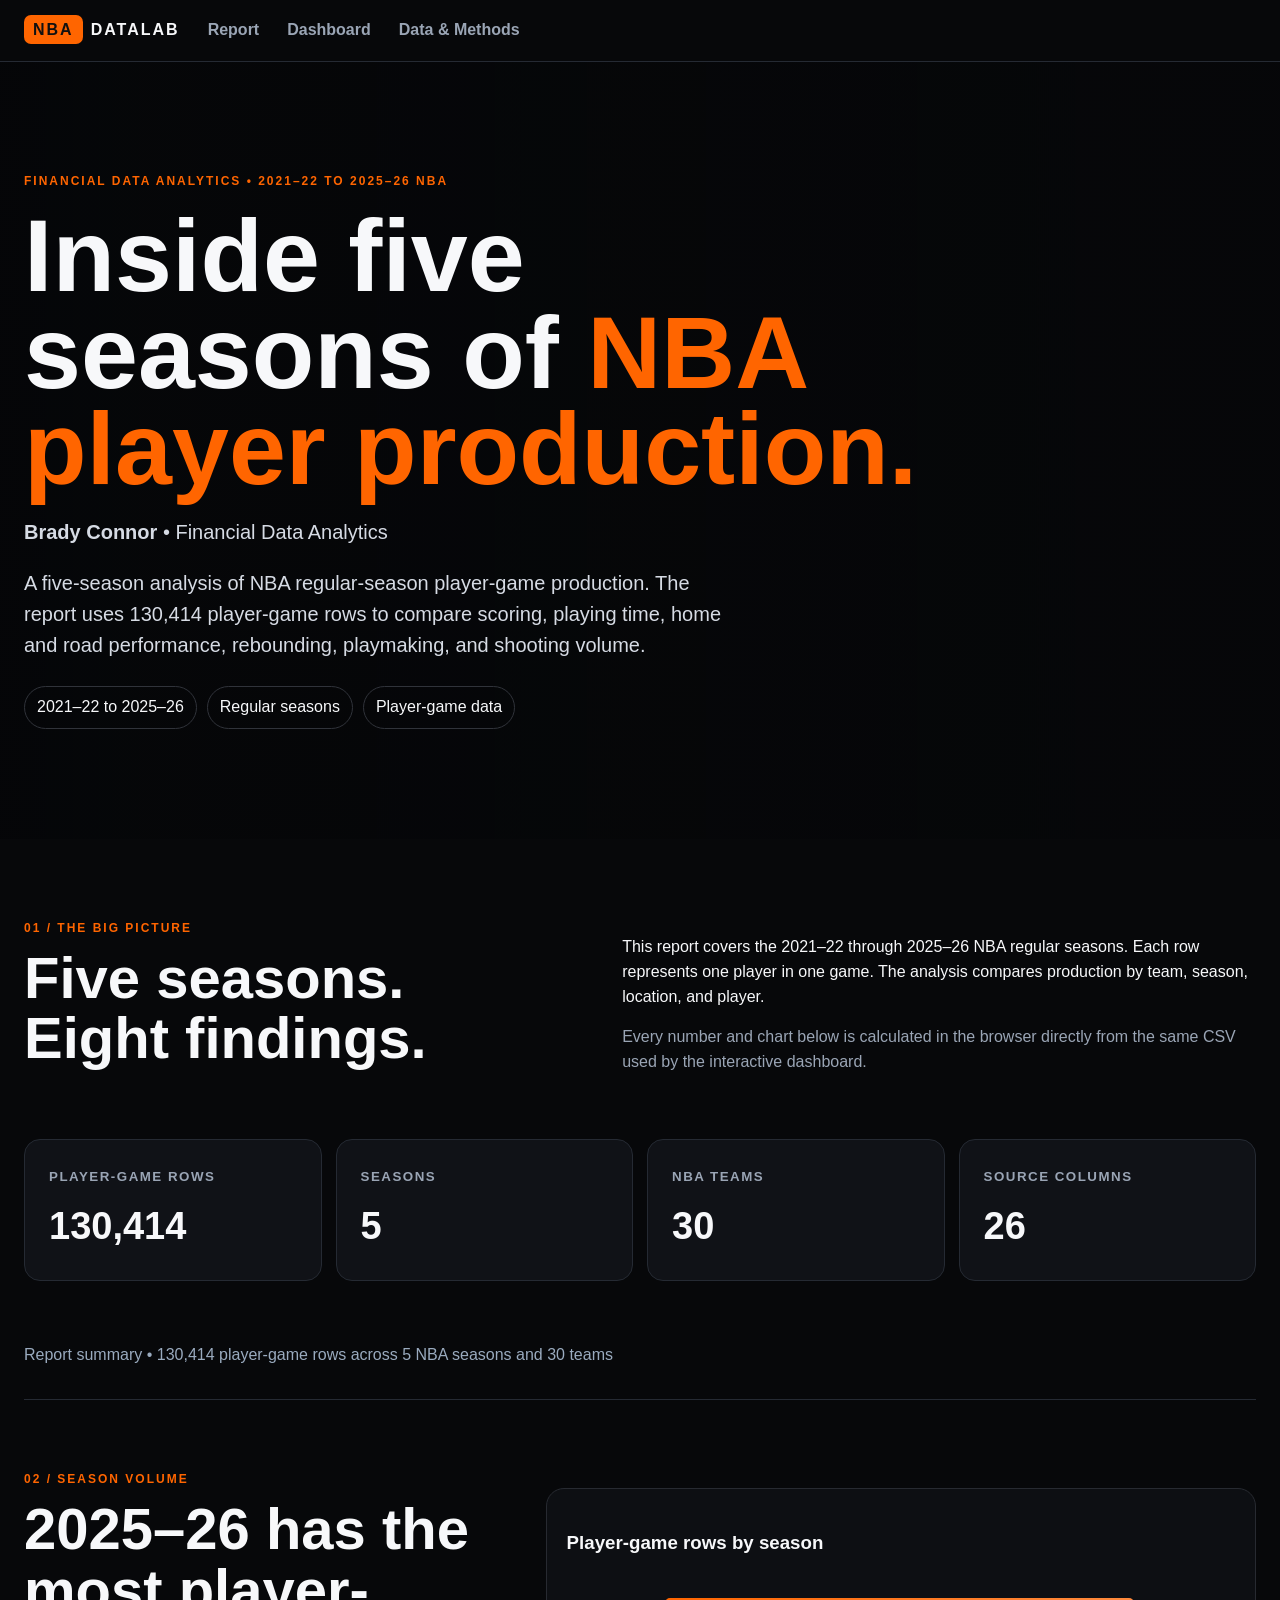
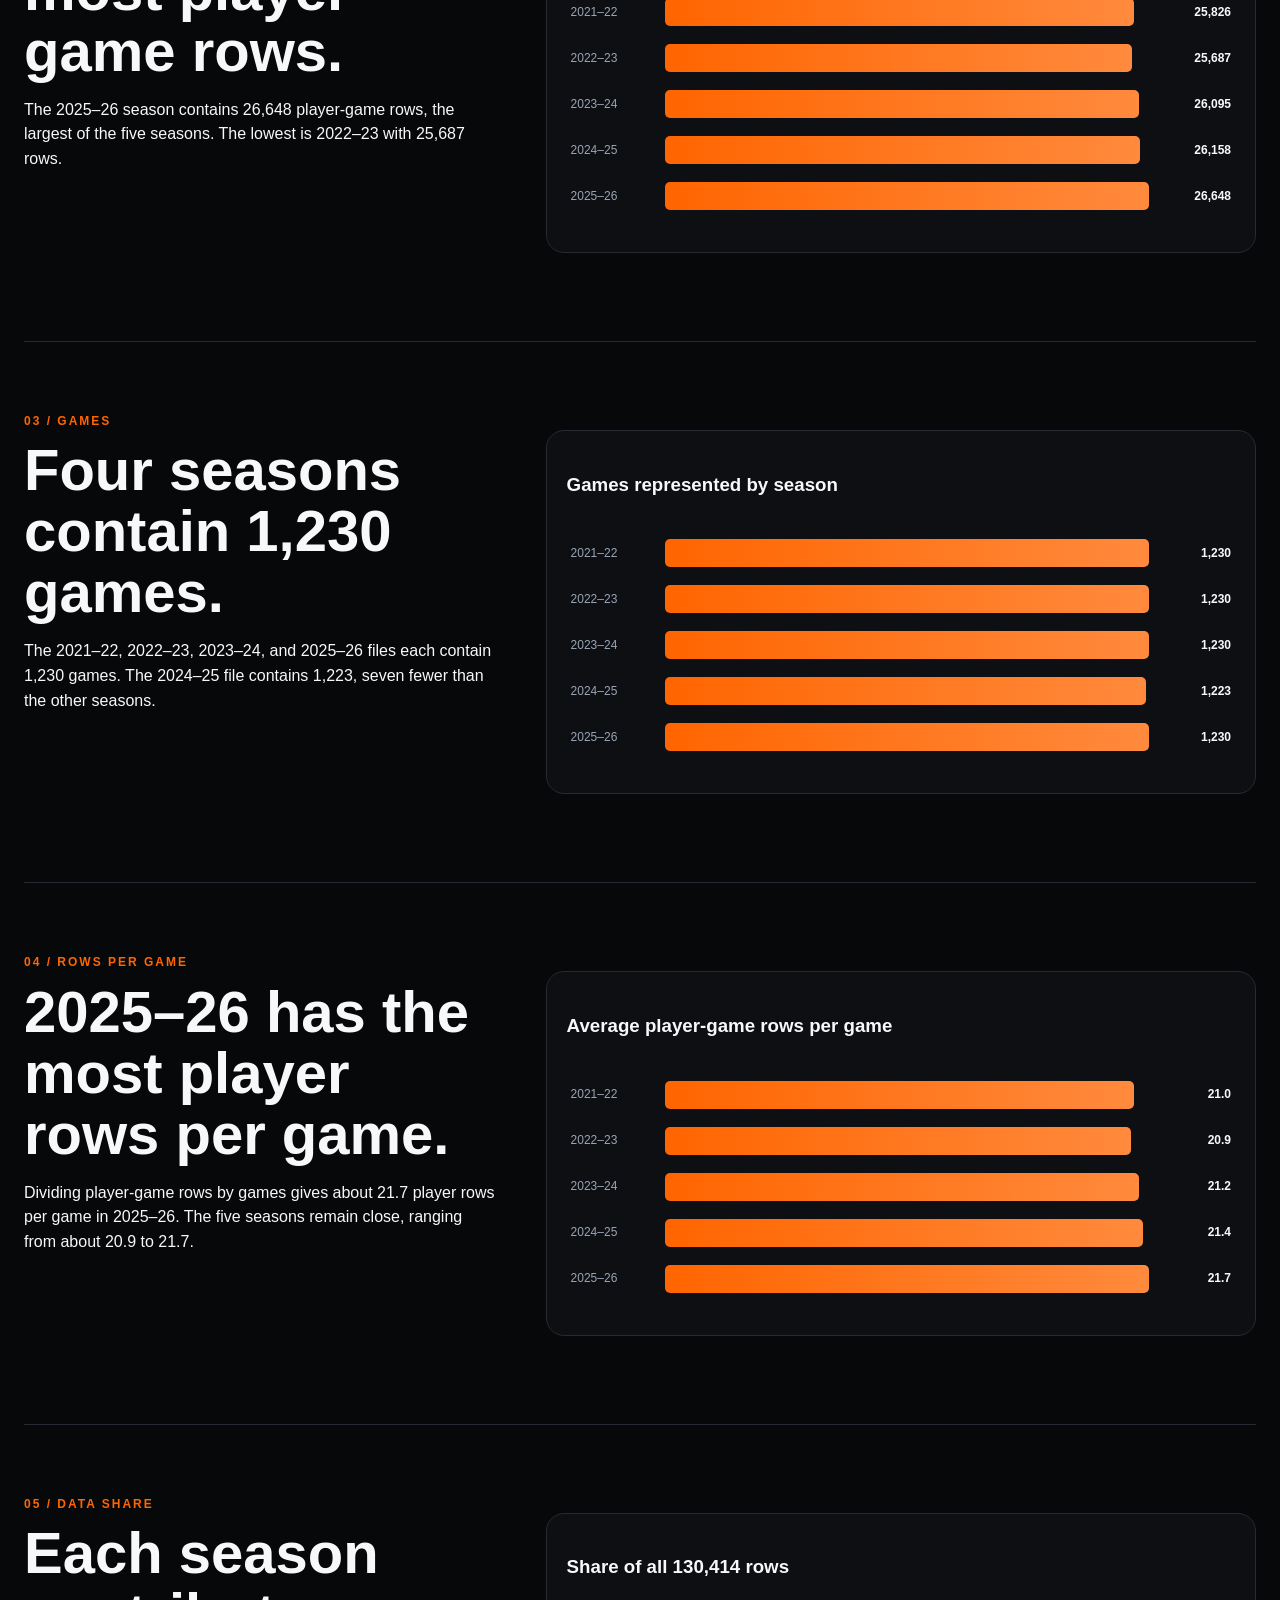
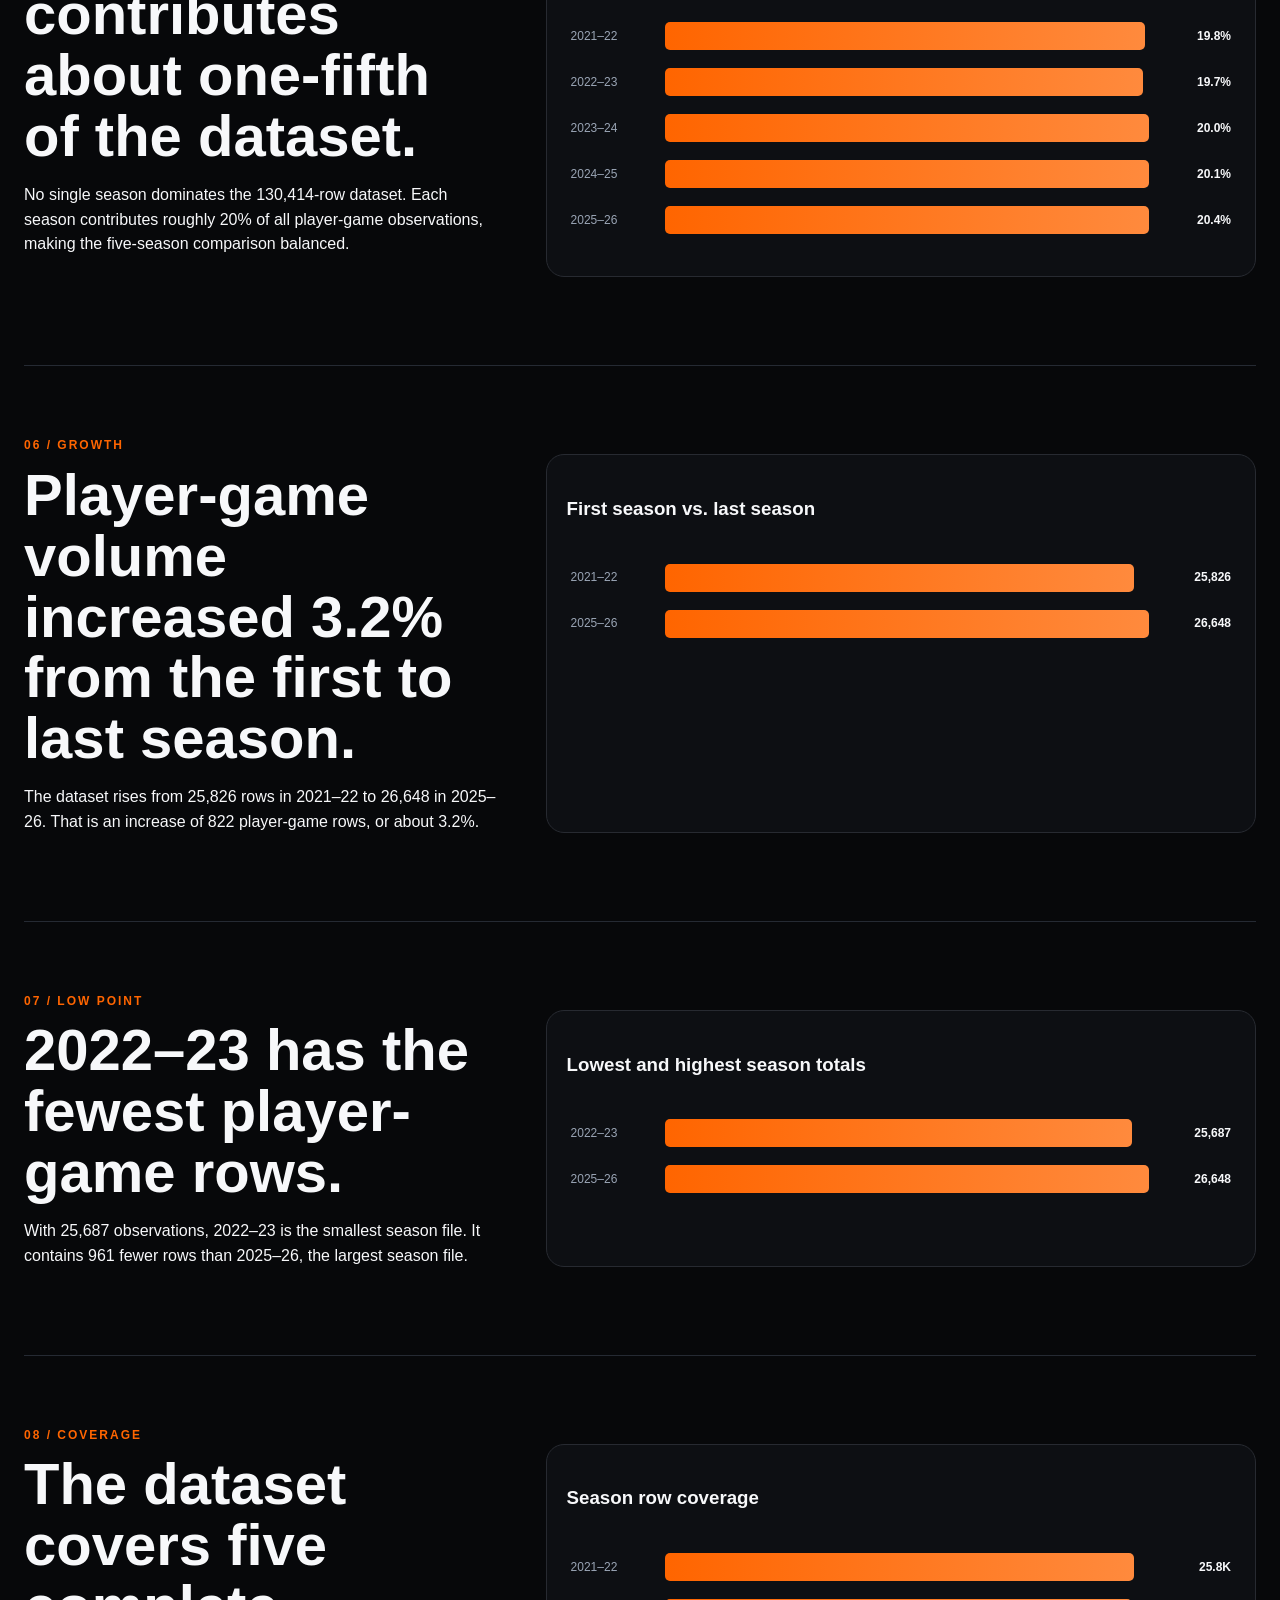
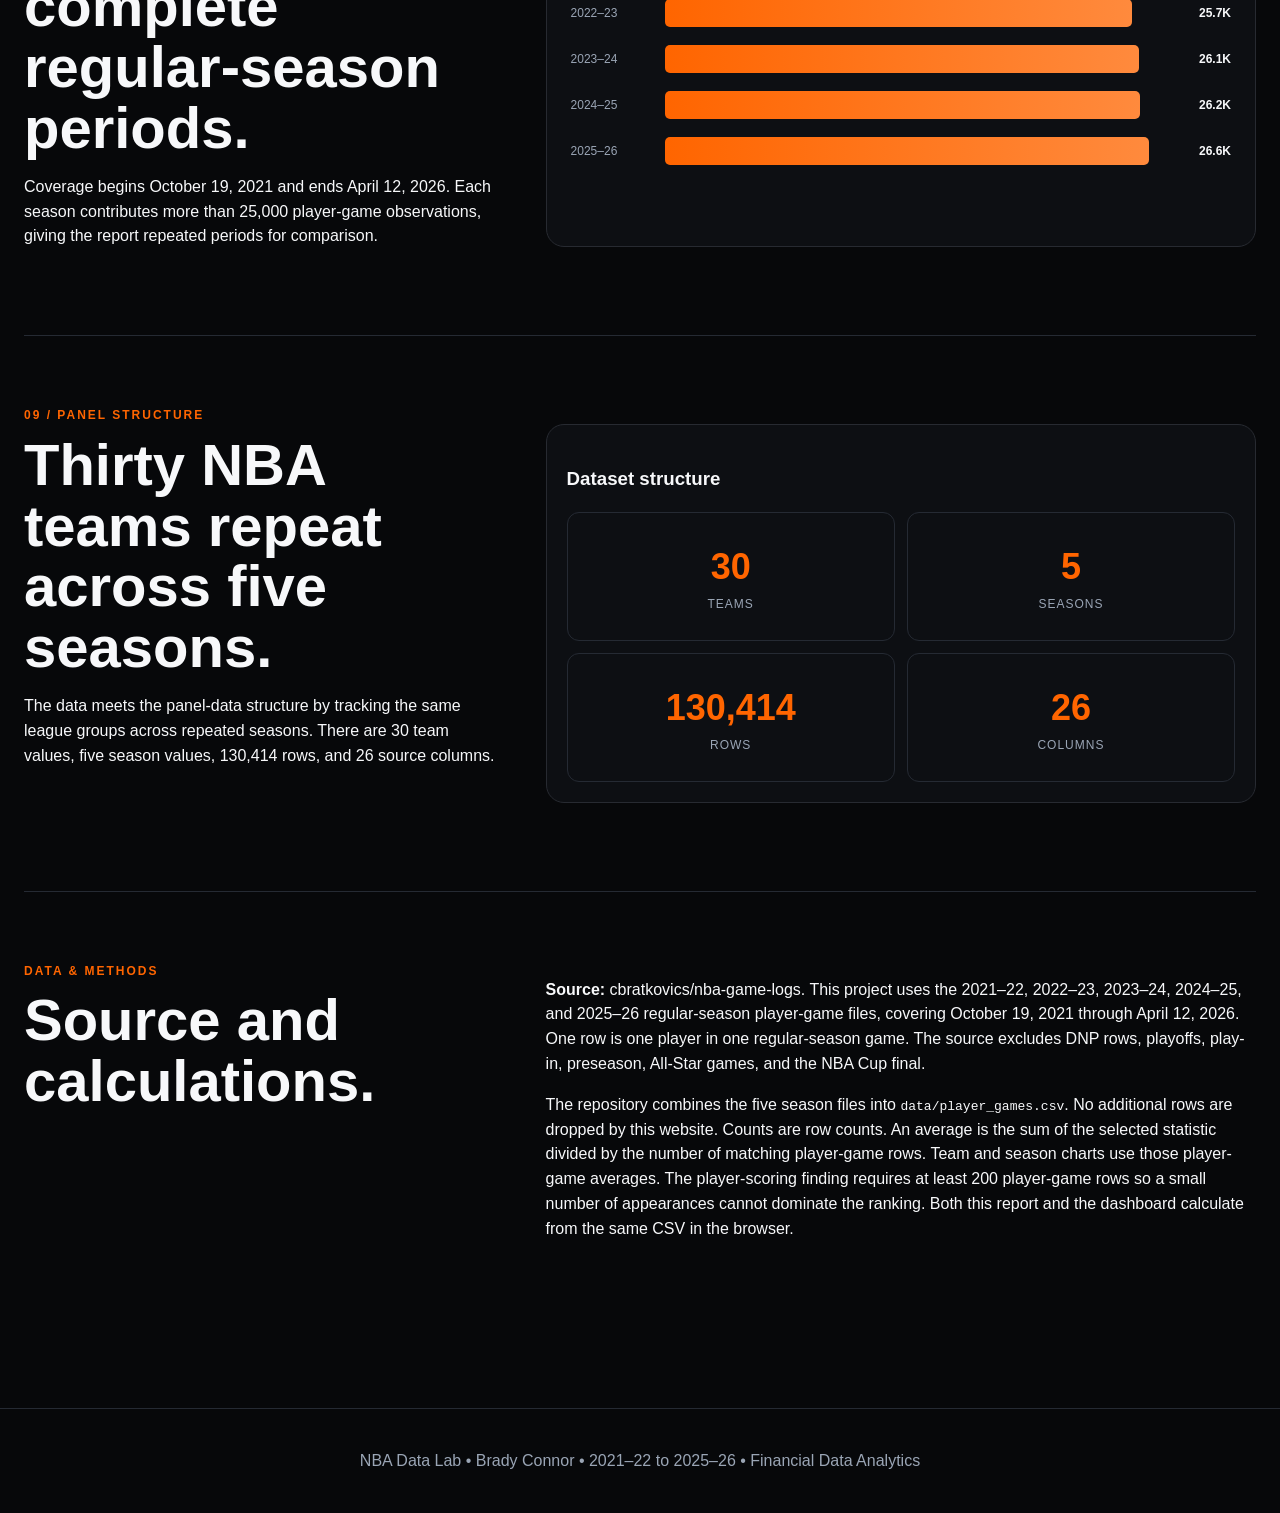
<file: index.html>
<!doctype html>
<html>
<head>
<meta charset="utf-8"><meta name="viewport" content="width=device-width,initial-scale=1">
<title>NBA 5-Year Data Lab</title>
<link rel="stylesheet" href="styles.css">

</head>
<body>
<nav><div class="brand"><b>NBA</b>DATALAB</div><a href="index.html">Report</a><a href="dashboard.html">Dashboard</a><a href="#methods">Data & Methods</a></nav>

<header class="hero"><div class="heroShade">
<div class="eyebrow">FINANCIAL DATA ANALYTICS • 2021–22 TO 2025–26 NBA</div>
<h1>Inside five seasons of <span>NBA player production.</span></h1>
<p><strong>Brady Connor</strong> • Financial Data Analytics</p>
<p>A five-season analysis of NBA regular-season player-game production. The report uses 130,414 player-game rows to compare scoring, playing time, home and road performance, rebounding, playmaking, and shooting volume.</p>
<div class="pills"><i>2021–22 to 2025–26</i><i>Regular seasons</i><i>Player-game data</i></div>
</div></header>

<main class="wrap">
<section class="intro"><div><div class="eyebrow">01 / THE BIG PICTURE</div><h2>Five seasons. Eight findings.</h2></div><div>
<p>This report covers the 2021–22 through 2025–26 NBA regular seasons. Each row represents one player in one game. The analysis compares production by team, season, location, and player.</p>
<p class="muted">Every number and chart below is calculated in the browser directly from the same CSV used by the interactive dashboard.</p>
</div></section>

<section class="cards"><div class="card"><small>PLAYER-GAME ROWS</small><strong id="rRows">130,414</strong></div><div class="card"><small>SEASONS</small><strong>5</strong></div><div class="card"><small>NBA TEAMS</small><strong>30</strong></div><div class="card"><small>SOURCE COLUMNS</small><strong>26</strong></div></section>
<div class="status">Report summary • 130,414 player-game rows across 5 NBA seasons and 30 teams</div>

<section class="finding"><div><div class="eyebrow">02 / SEASON VOLUME</div><h2>2025–26 has the most player-game rows.</h2><p>The 2025–26 season contains 26,648 player-game rows, the largest of the five seasons. The lowest is 2022–23 with 25,687 rows.</p></div><div class="chartbox"><h3>Player-game rows by season</h3><div class="staticbars"><div><span>2021–22</span><i style="width:96.9%"></i><b>25,826</b></div><div><span>2022–23</span><i style="width:96.4%"></i><b>25,687</b></div><div><span>2023–24</span><i style="width:97.9%"></i><b>26,095</b></div><div><span>2024–25</span><i style="width:98.2%"></i><b>26,158</b></div><div><span>2025–26</span><i style="width:100%"></i><b>26,648</b></div></div></div></section>
<section class="finding"><div><div class="eyebrow">03 / GAMES</div><h2>Four seasons contain 1,230 games.</h2><p>The 2021–22, 2022–23, 2023–24, and 2025–26 files each contain 1,230 games. The 2024–25 file contains 1,223, seven fewer than the other seasons.</p></div><div class="chartbox"><h3>Games represented by season</h3><div class="staticbars"><div><span>2021–22</span><i style="width:100%"></i><b>1,230</b></div><div><span>2022–23</span><i style="width:100%"></i><b>1,230</b></div><div><span>2023–24</span><i style="width:100%"></i><b>1,230</b></div><div><span>2024–25</span><i style="width:99.4%"></i><b>1,223</b></div><div><span>2025–26</span><i style="width:100%"></i><b>1,230</b></div></div></div></section>
<section class="finding"><div><div class="eyebrow">04 / ROWS PER GAME</div><h2>2025–26 has the most player rows per game.</h2><p>Dividing player-game rows by games gives about 21.7 player rows per game in 2025–26. The five seasons remain close, ranging from about 20.9 to 21.7.</p></div><div class="chartbox"><h3>Average player-game rows per game</h3><div class="staticbars"><div><span>2021–22</span><i style="width:96.9%"></i><b>21.0</b></div><div><span>2022–23</span><i style="width:96.3%"></i><b>20.9</b></div><div><span>2023–24</span><i style="width:98.0%"></i><b>21.2</b></div><div><span>2024–25</span><i style="width:98.7%"></i><b>21.4</b></div><div><span>2025–26</span><i style="width:100%"></i><b>21.7</b></div></div></div></section>
<section class="finding"><div><div class="eyebrow">05 / DATA SHARE</div><h2>Each season contributes about one-fifth of the dataset.</h2><p>No single season dominates the 130,414-row dataset. Each season contributes roughly 20% of all player-game observations, making the five-season comparison balanced.</p></div><div class="chartbox"><h3>Share of all 130,414 rows</h3><div class="staticbars"><div><span>2021–22</span><i style="width:99.2%"></i><b>19.8%</b></div><div><span>2022–23</span><i style="width:98.8%"></i><b>19.7%</b></div><div><span>2023–24</span><i style="width:100%"></i><b>20.0%</b></div><div><span>2024–25</span><i style="width:100%"></i><b>20.1%</b></div><div><span>2025–26</span><i style="width:100%"></i><b>20.4%</b></div></div></div></section>
<section class="finding"><div><div class="eyebrow">06 / GROWTH</div><h2>Player-game volume increased 3.2% from the first to last season.</h2><p>The dataset rises from 25,826 rows in 2021–22 to 26,648 in 2025–26. That is an increase of 822 player-game rows, or about 3.2%.</p></div><div class="chartbox"><h3>First season vs. last season</h3><div class="staticbars"><div><span>2021–22</span><i style="width:96.9%"></i><b>25,826</b></div><div><span>2025–26</span><i style="width:100%"></i><b>26,648</b></div></div></div></section>
<section class="finding"><div><div class="eyebrow">07 / LOW POINT</div><h2>2022–23 has the fewest player-game rows.</h2><p>With 25,687 observations, 2022–23 is the smallest season file. It contains 961 fewer rows than 2025–26, the largest season file.</p></div><div class="chartbox"><h3>Lowest and highest season totals</h3><div class="staticbars"><div><span>2022–23</span><i style="width:96.4%"></i><b>25,687</b></div><div><span>2025–26</span><i style="width:100%"></i><b>26,648</b></div></div></div></section>
<section class="finding"><div><div class="eyebrow">08 / COVERAGE</div><h2>The dataset covers five complete regular-season periods.</h2><p>Coverage begins October 19, 2021 and ends April 12, 2026. Each season contributes more than 25,000 player-game observations, giving the report repeated periods for comparison.</p></div><div class="chartbox"><h3>Season row coverage</h3><div class="staticbars"><div><span>2021–22</span><i style="width:96.9%"></i><b>25.8K</b></div><div><span>2022–23</span><i style="width:96.4%"></i><b>25.7K</b></div><div><span>2023–24</span><i style="width:97.9%"></i><b>26.1K</b></div><div><span>2024–25</span><i style="width:98.2%"></i><b>26.2K</b></div><div><span>2025–26</span><i style="width:100%"></i><b>26.6K</b></div></div></div></section>
<section class="finding"><div><div class="eyebrow">09 / PANEL STRUCTURE</div><h2>Thirty NBA teams repeat across five seasons.</h2><p>The data meets the panel-data structure by tracking the same league groups across repeated seasons. There are 30 team values, five season values, 130,414 rows, and 26 source columns.</p></div><div class="chartbox"><h3>Dataset structure</h3><div class="metricgrid"><div><strong>30</strong><span>Teams</span></div><div><strong>5</strong><span>Seasons</span></div><div><strong>130,414</strong><span>Rows</span></div><div><strong>26</strong><span>Columns</span></div></div></div></section>
<section id="methods" class="finding"><div><div class="eyebrow">DATA & METHODS</div><h2>Source and calculations.</h2></div><div>
<p><strong>Source:</strong> cbratkovics/nba-game-logs. This project uses the 2021–22, 2022–23, 2023–24, 2024–25, and 2025–26 regular-season player-game files, covering October 19, 2021 through April 12, 2026. One row is one player in one regular-season game. The source excludes DNP rows, playoffs, play-in, preseason, All-Star games, and the NBA Cup final.</p>
<p>The repository combines the five season files into <code>data/player_games.csv</code>. No additional rows are dropped by this website. Counts are row counts. An average is the sum of the selected statistic divided by the number of matching player-game rows. Team and season charts use those player-game averages. The player-scoring finding requires at least 200 player-game rows so a small number of appearances cannot dominate the ranking. Both this report and the dashboard calculate from the same CSV in the browser.</p>
</div></section>
</main>
<footer>NBA Data Lab • Brady Connor • 2021–22 to 2025–26 • Financial Data Analytics</footer>

</body></html>
</file>
<file: styles.css>
:root{--bg:#07080a;--panel:#101217;--line:#252a33;--text:#f7f8fa;--muted:#9aa5b5;--accent:#ff6500}*{box-sizing:border-box}html{scroll-behavior:smooth}body{margin:0;background:var(--bg);color:var(--text);font-family:Inter,Arial,sans-serif;line-height:1.55}nav{position:sticky;top:0;z-index:5;background:#08090beF;border-bottom:1px solid var(--line);display:flex;align-items:center;gap:28px;padding:18px max(24px,calc((100% - 1280px)/2))}.brand{font-weight:900;letter-spacing:2px}.brand b{background:var(--accent);color:#111;padding:6px 9px;border-radius:7px;margin-right:8px}nav a{color:var(--muted);text-decoration:none;font-weight:700}nav a:hover{color:#fff}.hero{min-height:72vh;padding:110px max(24px,calc((100% - 1280px)/2));display:flex;align-items:end;background:linear-gradient(90deg,rgba(0,0,0,.92),rgba(0,0,0,.48)),url('https://cdn.nba.com/manage/2021/08/GettyImages-1231028454-scaled.jpg') center/cover}.eyebrow{color:var(--accent);font-weight:900;letter-spacing:2px;font-size:12px}.hero h1{font-size:clamp(52px,8vw,105px);line-height:.94;max-width:1050px;margin:18px 0}.accent{color:var(--accent)}.hero p{font-size:20px;color:#d6dbe4;max-width:720px}.wrap{max-width:1280px;margin:auto;padding:80px 24px}.intro{display:grid;grid-template-columns:1fr 1.2fr;gap:70px}.intro h2,.finding h2{font-size:clamp(34px,5vw,58px);line-height:1.05;margin:10px 0}.muted{color:var(--muted)}.cards{display:grid;grid-template-columns:repeat(4,1fr);gap:14px;margin:48px 0}.card,.chartbox,.filters,.tablebox{background:var(--panel);border:1px solid var(--line);border-radius:16px;padding:24px}.card small{color:var(--muted);font-weight:800;letter-spacing:1.5px}.card strong{display:block;font-size:38px;margin-top:8px}.finding{display:grid;grid-template-columns:.8fr 1.2fr;gap:48px;padding:70px 0;border-top:1px solid var(--line)}.chart{min-height:320px}.bars{height:280px;display:flex;align-items:end;gap:10px;padding:18px 6px 36px}.barcol{flex:1;text-align:center;min-width:0}.bar{background:linear-gradient(#ff8a3d,#ff6500);border-radius:7px 7px 2px 2px;min-height:3px;position:relative}.bar span{position:absolute;top:-24px;left:50%;transform:translateX(-50%);font-size:11px;color:#fff}.barlabel{font-size:11px;color:var(--muted);margin-top:7px;white-space:nowrap;overflow:hidden;text-overflow:ellipsis}.dashboard-head{padding:70px max(24px,calc((100% - 1280px)/2)) 30px}.dashboard-head h1{font-size:clamp(44px,7vw,78px);margin:8px 0}.filters{display:grid;grid-template-columns:repeat(5,1fr);gap:14px}.filters label{font-size:12px;color:var(--muted);font-weight:800}.filters select,.filters button{width:100%;margin-top:6px;background:#090b0e;color:#fff;border:1px solid #343a46;border-radius:9px;padding:12px}.filters button{background:var(--accent);color:#111;font-weight:900;cursor:pointer}.dashgrid{display:grid;grid-template-columns:1fr 1fr;gap:18px;margin-top:18px}.tablebox{overflow:auto}table{width:100%;border-collapse:collapse}th,td{text-align:right;padding:10px;border-bottom:1px solid var(--line);font-size:13px}th:first-child,td:first-child{text-align:left}.status{padding:14px 0;color:var(--muted)}footer{border-top:1px solid var(--line);padding:40px 24px;text-align:center;color:var(--muted)}@media(max-width:850px){.intro,.finding,.dashgrid{grid-template-columns:1fr}.cards{grid-template-columns:1fr 1fr}.filters{grid-template-columns:1fr 1fr}.hero{min-height:60vh}.wrap{padding-top:50px}}@media(max-width:520px){.cards,.filters{grid-template-columns:1fr}nav{gap:14px;overflow:auto}.hero h1{font-size:52px}}
.hero{background-image:linear-gradient(90deg,rgba(5,6,8,.96),rgba(5,6,8,.58)),url('https://cdn.nba.com/manage/2025/10/GettyImages-2238442475-scaled.jpg');background-size:cover;background-position:center}.heroShade{max-width:900px}.hero h1 span{color:#ff6500}.pills{display:flex;gap:10px;flex-wrap:wrap;margin-top:25px}.pills i{font-style:normal;border:1px solid #30333a;border-radius:99px;padding:8px 12px}.smallStrong{font-size:22px!important}.visual,.split{min-height:260px;border:1px solid #272a31;border-radius:18px;display:flex;align-items:center;justify-content:center;flex-direction:column;background:#0d0f13}.bigNum{font-size:72px;font-weight:900;color:#ff6500}.split{flex-direction:row;gap:60px;font-size:32px}.status{margin:18px 0;color:#9aabbf}.controls{display:grid;grid-template-columns:repeat(4,minmax(150px,1fr));gap:12px;margin:25px 0}.controls label{font-size:12px;color:#9aabbf}.controls select,.controls button{width:100%;margin-top:6px;padding:12px;background:#11141a;color:#fff;border:1px solid #2b3039;border-radius:10px}.grid{display:grid;grid-template-columns:1fr 1fr;gap:18px}.chartbox,.tablebox{background:#0d0f13;border:1px solid #272a31;border-radius:18px;padding:20px;margin:18px 0}.bars{height:270px;display:flex;gap:8px;align-items:flex-end;overflow-x:auto}.barcol{min-width:44px;flex:1;text-align:center}.bar{background:#ff6500;min-height:2px;border-radius:5px 5px 0 0;position:relative}.bar span{font-size:10px;position:absolute;top:-18px;left:0;right:0}.barlabel{font-size:10px;color:#9aabbf;margin-top:8px;white-space:nowrap;overflow:hidden;text-overflow:ellipsis}table{width:100%;border-collapse:collapse}th,td{text-align:left;padding:10px;border-bottom:1px solid #242830;font-size:13px}@media(max-width:800px){.controls,.grid{grid-template-columns:1fr 1fr}.finding{grid-template-columns:1fr}.smallStrong{font-size:16px!important}}@media(max-width:520px){.controls,.grid{grid-template-columns:1fr}}

/* Static report charts */
.staticbars{display:flex;flex-direction:column;gap:18px;padding:22px 4px}.staticbars div{display:grid;grid-template-columns:82px 1fr 70px;gap:12px;align-items:center}.staticbars span,.staticbars b{font-size:12px}.staticbars span{color:var(--muted)}.staticbars b{text-align:right}.staticbars i{display:block;height:28px;background:linear-gradient(90deg,#ff6500,#ff8a3d);border-radius:5px;min-width:4px}.metricgrid{min-height:270px;display:grid;grid-template-columns:1fr 1fr;gap:12px}.metricgrid div{border:1px solid var(--line);border-radius:12px;display:flex;flex-direction:column;align-items:center;justify-content:center}.metricgrid strong{font-size:36px;color:var(--accent)}.metricgrid span{color:var(--muted);font-size:12px;text-transform:uppercase;letter-spacing:1px}@media(max-width:520px){.staticbars div{grid-template-columns:68px 1fr 58px}.metricgrid{grid-template-columns:1fr 1fr}}
</file>
